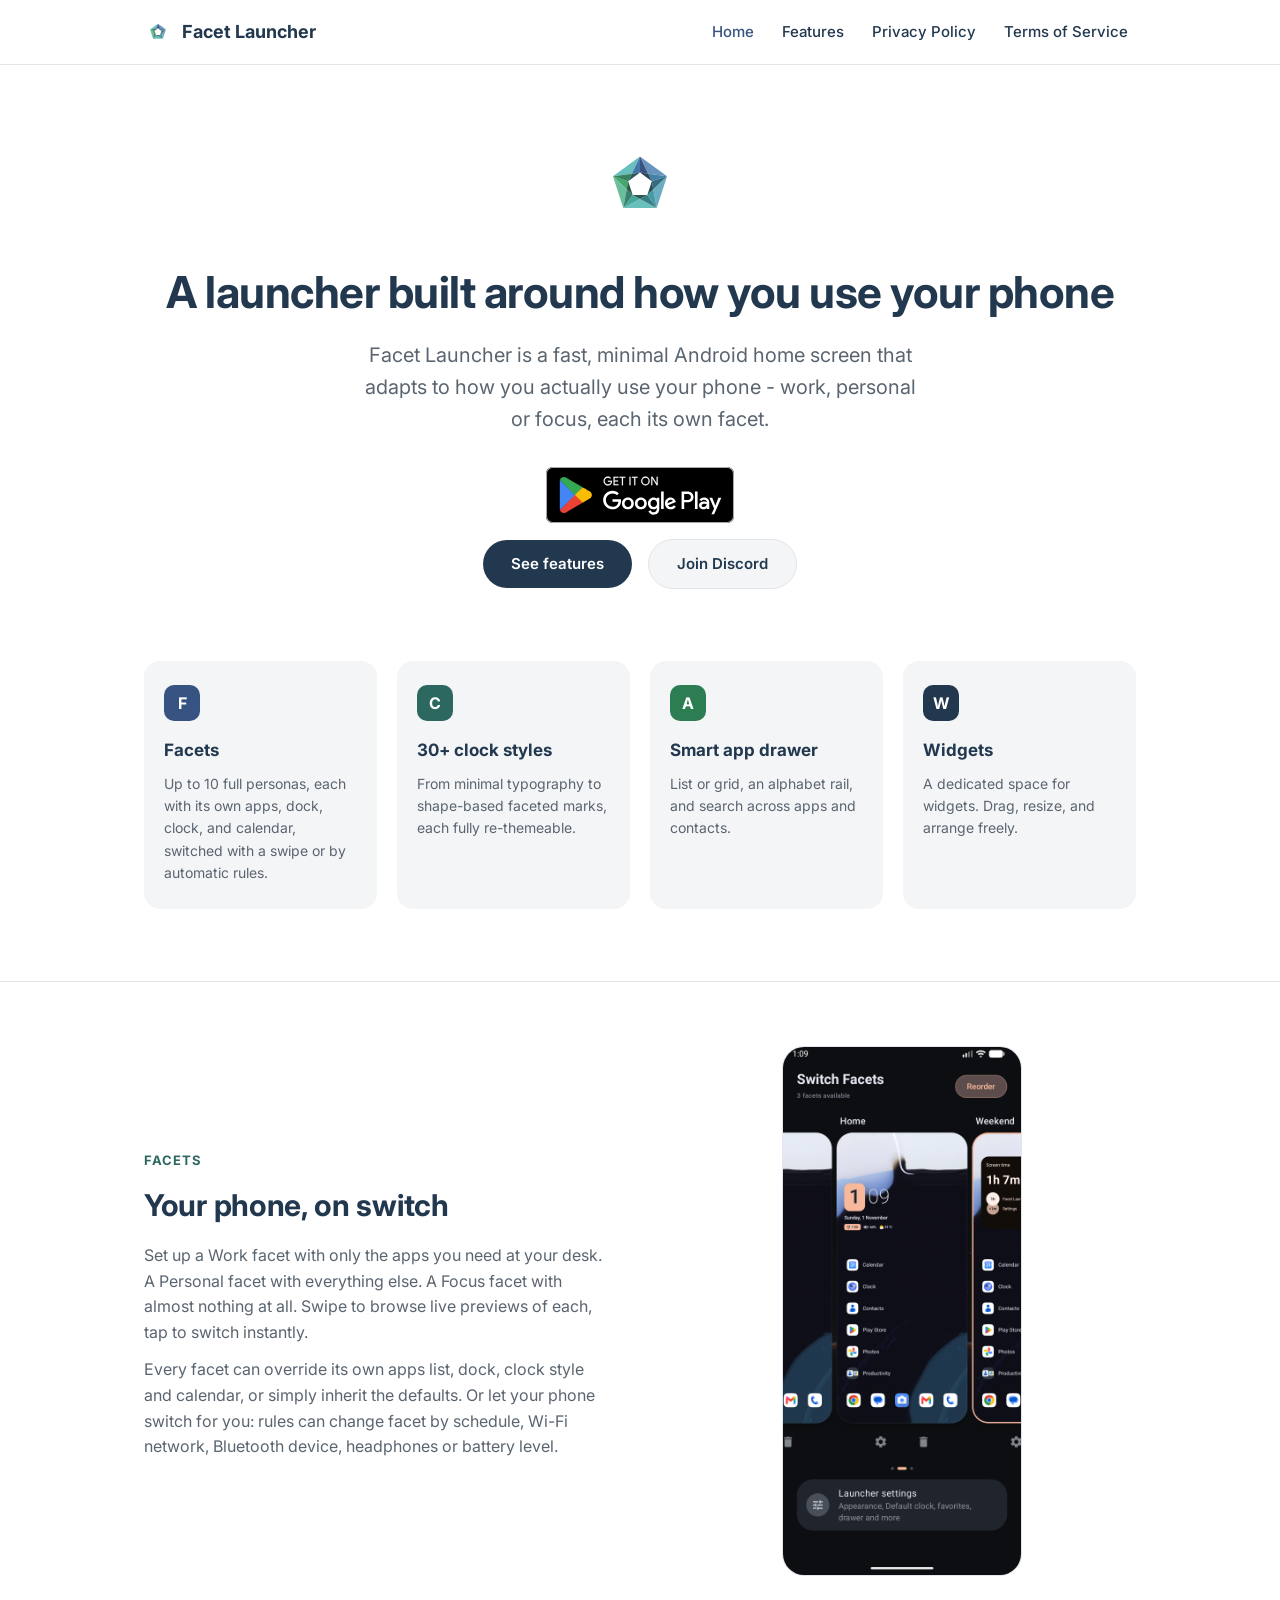
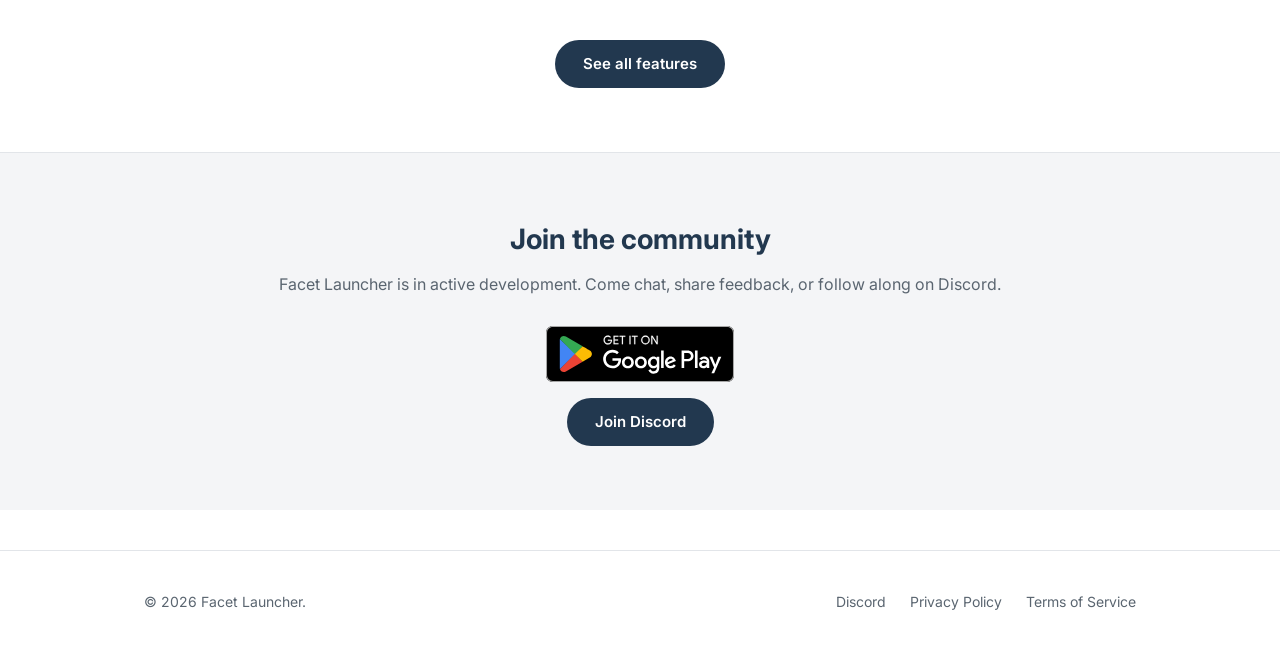
<file: index.html>
<!DOCTYPE html>
<html lang="en">
<head>
<meta charset="UTF-8">
<meta name="viewport" content="width=device-width, initial-scale=1.0">
<title>Facet Launcher</title>
<meta name="description" content="A minimal Android launcher built around how you use your phone. Switch your whole setup in one tap.">
<link rel="preconnect" href="https://fonts.gstatic.com" crossorigin>
<link rel="stylesheet" href="https://fonts.googleapis.com/css2?family=Inter:wght@400;500;600;700&display=swap">
<link rel="stylesheet" href="assets/styles.css">
</head>
<body>
<header class="site-nav">
  <div class="wrap">
    <a class="brand" href="index.html"><svg width="28" height="28" viewBox="0 0 108 108" xmlns="http://www.w3.org/2000/svg"><path d="M54.0,22.0L84.43,44.11L63.26,41.25Z" fill="#6994BF"/><path d="M84.43,44.11L67.31,49.67L63.26,41.25Z" fill="#4482A7"/><path d="M54.0,40.0L54.0,22.0L63.26,41.25Z" fill="#375381"/><path d="M67.31,49.67L54.0,40.0L63.26,41.25Z" fill="#2C4259"/><path d="M84.43,44.11L72.81,79.89L68.98,58.87Z" fill="#69ADBF"/><path d="M72.81,79.89L62.23,65.33L68.98,58.87Z" fill="#449BA7"/><path d="M67.31,49.67L84.43,44.11L68.98,58.87Z" fill="#376A81"/><path d="M62.23,65.33L67.31,49.67L68.98,58.87Z" fill="#2C4F59"/><path d="M72.81,79.89L35.19,79.89L54.0,69.76Z" fill="#69BFBB"/><path d="M35.19,79.89L45.77,65.33L54.0,69.76Z" fill="#44A799"/><path d="M62.23,65.33L72.81,79.89L54.0,69.76Z" fill="#377D81"/><path d="M45.77,65.33L62.23,65.33L54.0,69.76Z" fill="#2C5957"/><path d="M35.19,79.89L23.57,44.11L39.02,58.87Z" fill="#69BF9B"/><path d="M23.57,44.11L40.69,49.67L39.02,58.87Z" fill="#44A76B"/><path d="M45.77,65.33L35.19,79.89L39.02,58.87Z" fill="#378170"/><path d="M40.69,49.67L45.77,65.33L39.02,58.87Z" fill="#2C5946"/><path d="M23.57,44.11L54.0,22.0L44.74,41.25Z" fill="#69BFBF"/><path d="M54.0,22.0L54.0,40.0L44.74,41.25Z" fill="#4475A7"/><path d="M40.69,49.67L23.57,44.11L44.74,41.25Z" fill="#37815C"/><path d="M54.0,40.0L40.69,49.67L44.74,41.25Z" fill="#2C5959"/></svg><span class="brand-text">Facet Launcher</span></a>
    <nav class="links">
      <a href="index.html" class="active"><span class="full-label">Home</span><span class="short-label">Home</span></a>
      <a href="features.html"><span class="full-label">Features</span><span class="short-label">Features</span></a>
      <a href="privacy-policy.html"><span class="full-label">Privacy Policy</span><span class="short-label">Privacy</span></a>
      <a href="terms.html"><span class="full-label">Terms of Service</span><span class="short-label">Terms</span></a>
    </nav>
  </div>
</header>
<section class="hero">
  <div class="wrap">
    <div class="mark" style="margin:0 auto 24px"><svg width="96" height="96" viewBox="0 0 108 108" xmlns="http://www.w3.org/2000/svg"><path d="M54.0,22.0L84.43,44.11L63.26,41.25Z" fill="#6994BF"/><path d="M84.43,44.11L67.31,49.67L63.26,41.25Z" fill="#4482A7"/><path d="M54.0,40.0L54.0,22.0L63.26,41.25Z" fill="#375381"/><path d="M67.31,49.67L54.0,40.0L63.26,41.25Z" fill="#2C4259"/><path d="M84.43,44.11L72.81,79.89L68.98,58.87Z" fill="#69ADBF"/><path d="M72.81,79.89L62.23,65.33L68.98,58.87Z" fill="#449BA7"/><path d="M67.31,49.67L84.43,44.11L68.98,58.87Z" fill="#376A81"/><path d="M62.23,65.33L67.31,49.67L68.98,58.87Z" fill="#2C4F59"/><path d="M72.81,79.89L35.19,79.89L54.0,69.76Z" fill="#69BFBB"/><path d="M35.19,79.89L45.77,65.33L54.0,69.76Z" fill="#44A799"/><path d="M62.23,65.33L72.81,79.89L54.0,69.76Z" fill="#377D81"/><path d="M45.77,65.33L62.23,65.33L54.0,69.76Z" fill="#2C5957"/><path d="M35.19,79.89L23.57,44.11L39.02,58.87Z" fill="#69BF9B"/><path d="M23.57,44.11L40.69,49.67L39.02,58.87Z" fill="#44A76B"/><path d="M45.77,65.33L35.19,79.89L39.02,58.87Z" fill="#378170"/><path d="M40.69,49.67L45.77,65.33L39.02,58.87Z" fill="#2C5946"/><path d="M23.57,44.11L54.0,22.0L44.74,41.25Z" fill="#69BFBF"/><path d="M54.0,22.0L54.0,40.0L44.74,41.25Z" fill="#4475A7"/><path d="M40.69,49.67L23.57,44.11L44.74,41.25Z" fill="#37815C"/><path d="M54.0,40.0L40.69,49.67L44.74,41.25Z" fill="#2C5959"/></svg></div>
    <h1>A launcher built around how you use your phone</h1>
    <p class="tagline">Facet Launcher is a fast, minimal Android home screen that adapts to how you actually use your phone - work, personal or focus, each its own facet.</p>
    <div class="play-row"><a class="play-badge" href="https://play.google.com/store/apps/details?id=com.facetlauncher.app"><img src="assets/google-play-badge.svg" alt="Get it on Google Play"></a></div>
    <div class="cta-row">
      <a class="btn btn-primary" href="features.html">See features</a>
      <a class="btn btn-secondary" href="https://discord.gg/BRjwWZ23E">Join Discord</a>
    </div>
  </div>
</section>
<section class="wrap">
  <div class="highlights">
    <div class="highlight-card">
      <div class="dot" style="background:#375381">F</div>
      <h3>Facets</h3>
      <p>Up to 10 full personas, each with its own apps, dock, clock, and calendar, switched with a swipe or by automatic rules.</p>
    </div>
    <div class="highlight-card">
      <div class="dot" style="background:#2C6860">C</div>
      <h3>30+ clock styles</h3>
      <p>From minimal typography to shape-based faceted marks, each fully re-themeable.</p>
    </div>
    <div class="highlight-card">
      <div class="dot" style="background:#2C7D52">A</div>
      <h3>Smart app drawer</h3>
      <p>List or grid, an alphabet rail, and search across apps and contacts.</p>
    </div>
    <div class="highlight-card">
      <div class="dot" style="background:#22384F">W</div>
      <h3>Widgets</h3>
      <p>A dedicated space for widgets. Drag, resize, and arrange freely.</p>
    </div>
  </div>
</section>
<section class="feature-section">
  <div class="wrap inner">
    <div class="feature-text">
      <span class="eyebrow">Facets</span>
      <h2>Your phone, on switch</h2>
      <p>Set up a Work facet with only the apps you need at your desk. A Personal facet with everything else. A Focus facet with almost nothing at all. Swipe to browse live previews of each, tap to switch instantly.</p>
      <p>Every facet can override its own apps list, dock, clock style and calendar, or simply inherit the defaults. Or let your phone switch for you: rules can change facet by schedule, Wi-Fi network, Bluetooth device, headphones or battery level.</p>
    </div>
    <div class="shots single">
      <div class="shot-frame"><img src="assets/screenshots/facets.png" alt="Facet Launcher's facet switcher showing two facets side by side"></div>
    </div>
  </div>
</section>
<section class="see-more">
  <div class="wrap">
    <a class="btn btn-primary" href="features.html">See all features</a>
  </div>
</section><section class="closing-cta">
  <div class="wrap">
    <h2>Join the community</h2>
    <p>Facet Launcher is in active development. Come chat, share feedback, or follow along on Discord.</p>
    <div class="play-row"><a class="play-badge" href="https://play.google.com/store/apps/details?id=com.facetlauncher.app"><img src="assets/google-play-badge.svg" alt="Get it on Google Play"></a></div>
    <div class="cta-row">
      <a class="btn btn-primary" href="https://discord.gg/BRjwWZ23E">Join Discord</a>
    </div>
  </div>
</section>
<footer class="site-footer">
  <div class="wrap">
    <span>&copy; 2026 Facet Launcher.</span>
    <div>
      <a href="https://discord.gg/BRjwWZ23E">Discord</a>
      <a href="privacy-policy.html">Privacy Policy</a>
      <a href="terms.html">Terms of Service</a>
    </div>
  </div>
</footer>
</body>
</html>
</file>
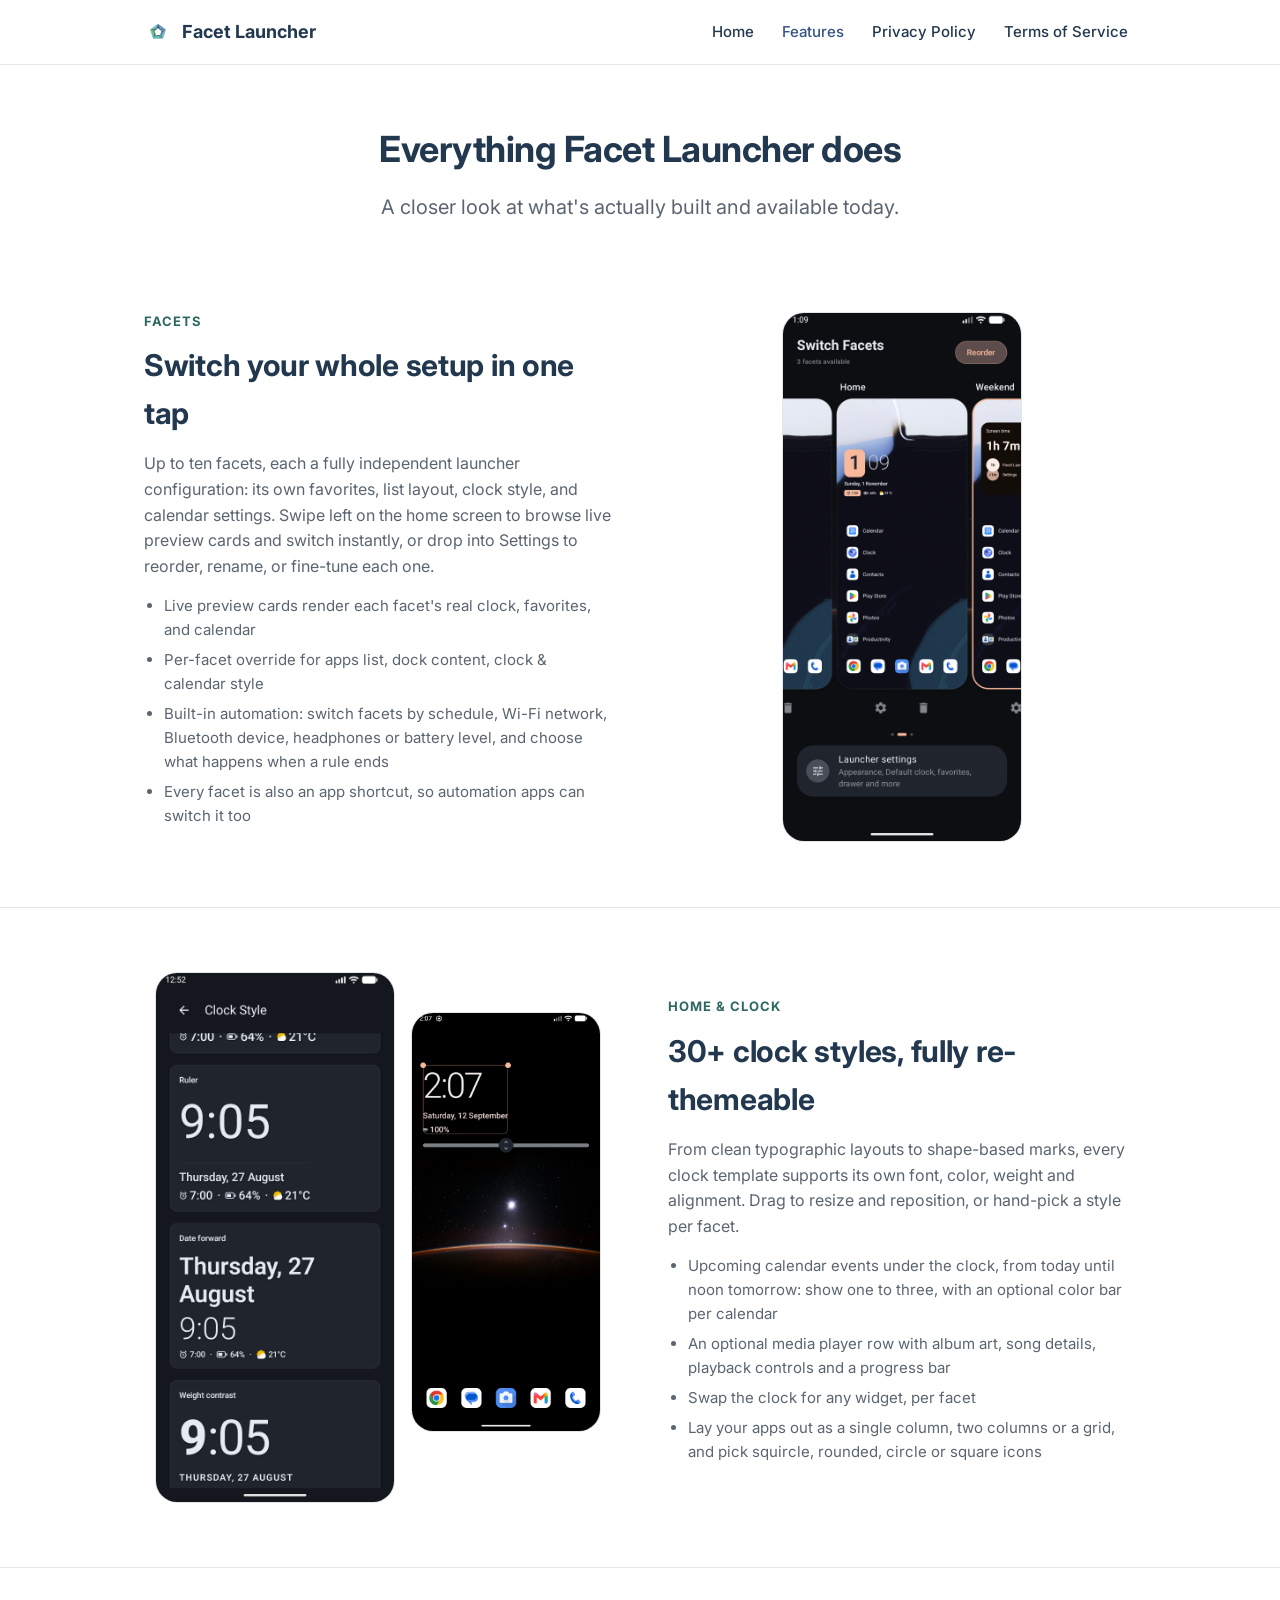
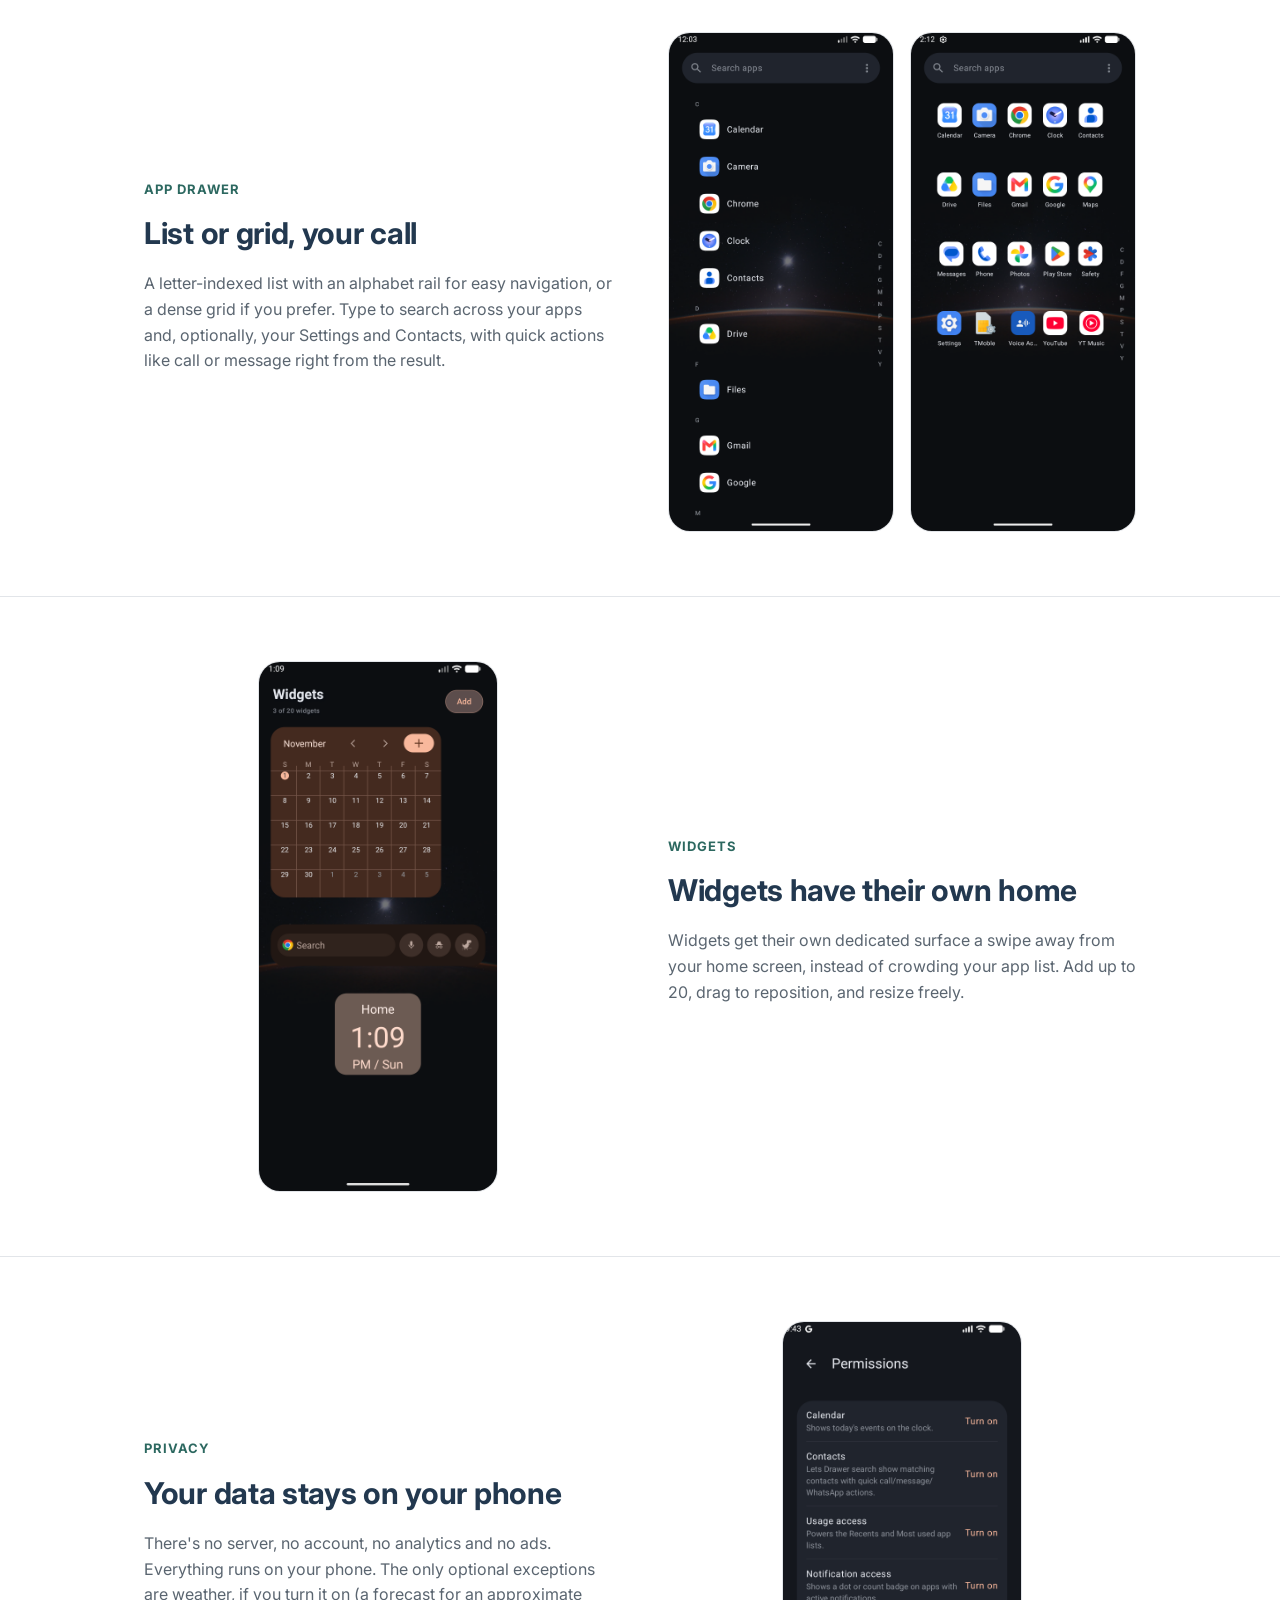
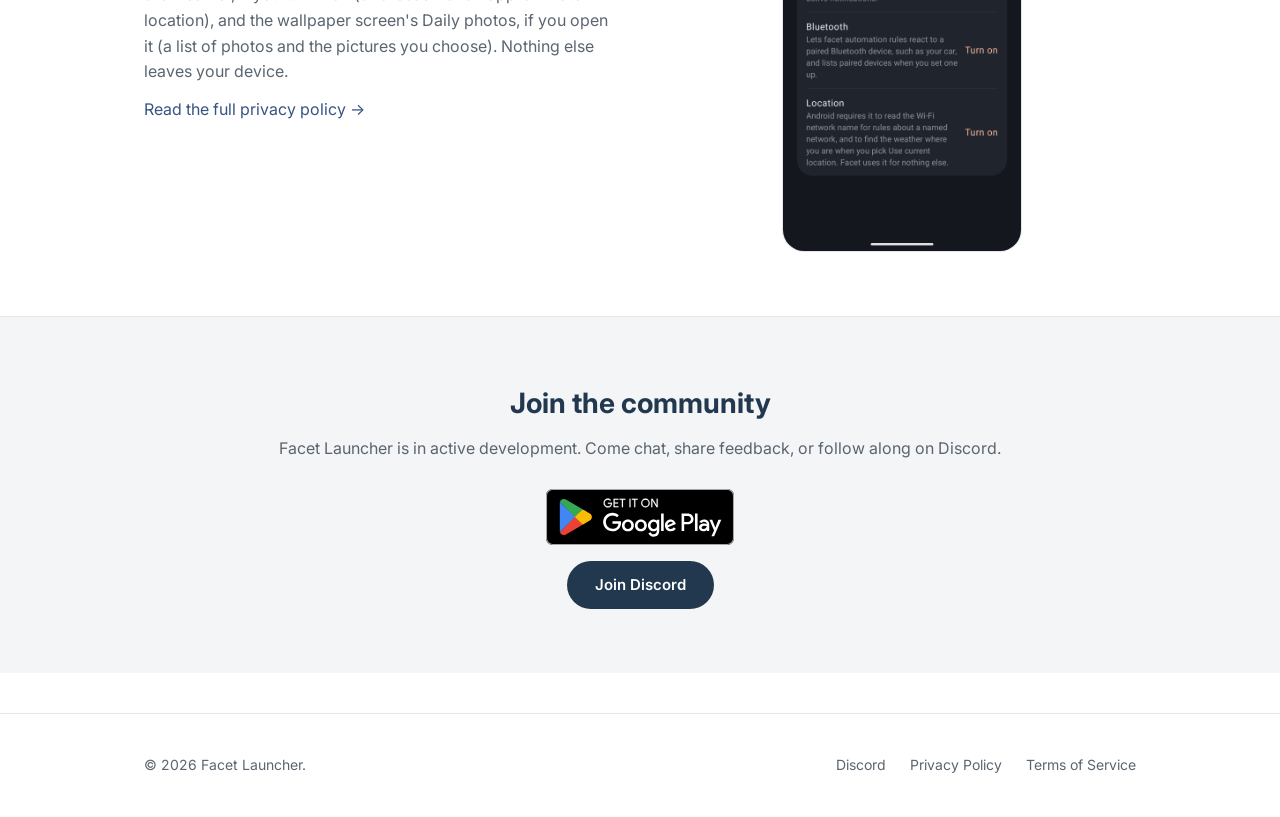
<file: features.html>
<!DOCTYPE html>
<html lang="en">
<head>
<meta charset="UTF-8">
<meta name="viewport" content="width=device-width, initial-scale=1.0">
<title>Features — Facet Launcher</title>
<meta name="description" content="Facets, 30+ clock styles, a smart app drawer, and a dedicated widgets screen.">
<link rel="preconnect" href="https://fonts.gstatic.com" crossorigin>
<link rel="stylesheet" href="https://fonts.googleapis.com/css2?family=Inter:wght@400;500;600;700&display=swap">
<link rel="stylesheet" href="assets/styles.css">
</head>
<body>
<header class="site-nav">
  <div class="wrap">
    <a class="brand" href="index.html"><svg width="28" height="28" viewBox="0 0 108 108" xmlns="http://www.w3.org/2000/svg"><path d="M54.0,22.0L84.43,44.11L63.26,41.25Z" fill="#6994BF"/><path d="M84.43,44.11L67.31,49.67L63.26,41.25Z" fill="#4482A7"/><path d="M54.0,40.0L54.0,22.0L63.26,41.25Z" fill="#375381"/><path d="M67.31,49.67L54.0,40.0L63.26,41.25Z" fill="#2C4259"/><path d="M84.43,44.11L72.81,79.89L68.98,58.87Z" fill="#69ADBF"/><path d="M72.81,79.89L62.23,65.33L68.98,58.87Z" fill="#449BA7"/><path d="M67.31,49.67L84.43,44.11L68.98,58.87Z" fill="#376A81"/><path d="M62.23,65.33L67.31,49.67L68.98,58.87Z" fill="#2C4F59"/><path d="M72.81,79.89L35.19,79.89L54.0,69.76Z" fill="#69BFBB"/><path d="M35.19,79.89L45.77,65.33L54.0,69.76Z" fill="#44A799"/><path d="M62.23,65.33L72.81,79.89L54.0,69.76Z" fill="#377D81"/><path d="M45.77,65.33L62.23,65.33L54.0,69.76Z" fill="#2C5957"/><path d="M35.19,79.89L23.57,44.11L39.02,58.87Z" fill="#69BF9B"/><path d="M23.57,44.11L40.69,49.67L39.02,58.87Z" fill="#44A76B"/><path d="M45.77,65.33L35.19,79.89L39.02,58.87Z" fill="#378170"/><path d="M40.69,49.67L45.77,65.33L39.02,58.87Z" fill="#2C5946"/><path d="M23.57,44.11L54.0,22.0L44.74,41.25Z" fill="#69BFBF"/><path d="M54.0,22.0L54.0,40.0L44.74,41.25Z" fill="#4475A7"/><path d="M40.69,49.67L23.57,44.11L44.74,41.25Z" fill="#37815C"/><path d="M54.0,40.0L40.69,49.67L44.74,41.25Z" fill="#2C5959"/></svg><span class="brand-text">Facet Launcher</span></a>
    <nav class="links">
      <a href="index.html"><span class="full-label">Home</span><span class="short-label">Home</span></a>
      <a href="features.html" class="active"><span class="full-label">Features</span><span class="short-label">Features</span></a>
      <a href="privacy-policy.html"><span class="full-label">Privacy Policy</span><span class="short-label">Privacy</span></a>
      <a href="terms.html"><span class="full-label">Terms of Service</span><span class="short-label">Terms</span></a>
    </nav>
  </div>
</header>
<section class="hero" style="padding:56px 24px 24px">
  <div class="wrap">
    <h1 style="font-size:36px">Everything Facet Launcher does</h1>
    <p class="tagline" style="margin-bottom:0">A closer look at what's actually built and available today.</p>
  </div>
</section>

<section class="feature-section" id="facets" style="border-top:none">
  <div class="wrap inner">
    <div class="feature-text">
      <span class="eyebrow">Facets</span>
      <h2>Switch your whole setup in one tap</h2>
      <p>Up to ten facets, each a fully independent launcher configuration: its own favorites, list layout, clock style, and calendar settings. Swipe left on the home screen to browse live preview cards and switch instantly, or drop into Settings to reorder, rename, or fine-tune each one.</p>
      <ul>
        <li>Live preview cards render each facet's real clock, favorites, and calendar</li>
        <li>Per-facet override for apps list, dock content, clock &amp; calendar style</li>
        <li>Built-in automation: switch facets by schedule, Wi-Fi network, Bluetooth device, headphones or battery level, and choose what happens when a rule ends</li>
        <li>Every facet is also an app shortcut, so automation apps can switch it too</li>
      </ul>
    </div>
    <div class="shots single">
      <div class="shot-frame"><img src="assets/screenshots/facets.png" alt="Two facet preview cards side by side in the facet switcher"></div>
    </div>
  </div>
</section>

<section class="feature-section reverse" id="clock">
  <div class="wrap inner">
    <div class="feature-text">
      <span class="eyebrow">Home &amp; clock</span>
      <h2>30+ clock styles, fully re-themeable</h2>
      <p>From clean typographic layouts to shape-based marks, every clock template supports its own font, color, weight and alignment. Drag to resize and reposition, or hand-pick a style per facet.</p>
      <ul>
        <li>Upcoming calendar events under the clock, from today until noon tomorrow: show one to three, with an optional color bar per calendar</li>
        <li>An optional media player row with album art, song details, playback controls and a progress bar</li>
        <li>Swap the clock for any widget, per facet</li>
        <li>Lay your apps out as a single column, two columns or a grid, and pick squircle, rounded, circle or square icons</li>
      </ul>
    </div>
    <div class="shots">
      <div class="shot-frame"><img src="assets/screenshots/clock-gallery-2.png" alt="Clock style gallery showing Chip, Duotone Overlap, and Corner Frame templates"></div>
      <div class="shot-frame small"><img src="assets/screenshots/clock-resize.png" alt="Dragging to resize and reposition the clock on the home screen"></div>
    </div>
  </div>
</section>

<section class="feature-section" id="drawer">
  <div class="wrap inner">
    <div class="feature-text">
      <span class="eyebrow">App drawer</span>
      <h2>List or grid, your call</h2>
      <p>A letter-indexed list with an alphabet rail for easy navigation, or a dense grid if you prefer. Type to search across your apps and, optionally, your Settings and Contacts, with quick actions like call or message right from the result.</p>
    </div>
    <div class="shots">
      <div class="shot-frame"><img src="assets/screenshots/drawer-list.png" alt="App drawer in list view with the alphabet rail"></div>
      <div class="shot-frame"><img src="assets/screenshots/drawer-grid.png" alt="App drawer in grid view"></div>
    </div>
  </div>
</section>

<section class="feature-section reverse" id="widgets">
  <div class="wrap inner">
    <div class="feature-text">
      <span class="eyebrow">Widgets</span>
      <h2>Widgets have their own home</h2>
      <p>Widgets get their own dedicated surface a swipe away from your home screen, instead of crowding your app list. Add up to 20, drag to reposition, and resize freely.</p>
    </div>
    <div class="shots single">
      <div class="shot-frame"><img src="assets/screenshots/widgets.png" alt="The Widgets screen showing a calendar and music player widget"></div>
    </div>
  </div>
</section>

<section class="feature-section" id="privacy">
  <div class="wrap inner">
    <div class="feature-text">
      <span class="eyebrow">Privacy</span>
      <h2>Your data stays on your phone</h2>
      <p>There's no server, no account, no analytics and no ads. Everything runs on your phone. The only optional exceptions are weather, if you turn it on (a forecast for an approximate location), and the wallpaper screen's Daily photos, if you open it (a list of photos and the pictures you choose). Nothing else leaves your device.</p>
      <p><a href="privacy-policy.html">Read the full privacy policy &rarr;</a></p>
    </div>
    <div class="shots single">
      <div class="shot-frame"><img src="assets/screenshots/permissions.png" alt="Permissions screen listing what each optional permission is used for"></div>
    </div>
  </div>
</section><section class="closing-cta">
  <div class="wrap">
    <h2>Join the community</h2>
    <p>Facet Launcher is in active development. Come chat, share feedback, or follow along on Discord.</p>
    <div class="play-row"><a class="play-badge" href="https://play.google.com/store/apps/details?id=com.facetlauncher.app"><img src="assets/google-play-badge.svg" alt="Get it on Google Play"></a></div>
    <div class="cta-row">
      <a class="btn btn-primary" href="https://discord.gg/BRjwWZ23E">Join Discord</a>
    </div>
  </div>
</section>
<footer class="site-footer">
  <div class="wrap">
    <span>&copy; 2026 Facet Launcher.</span>
    <div>
      <a href="https://discord.gg/BRjwWZ23E">Discord</a>
      <a href="privacy-policy.html">Privacy Policy</a>
      <a href="terms.html">Terms of Service</a>
    </div>
  </div>
</footer>
</body>
</html>
</file>
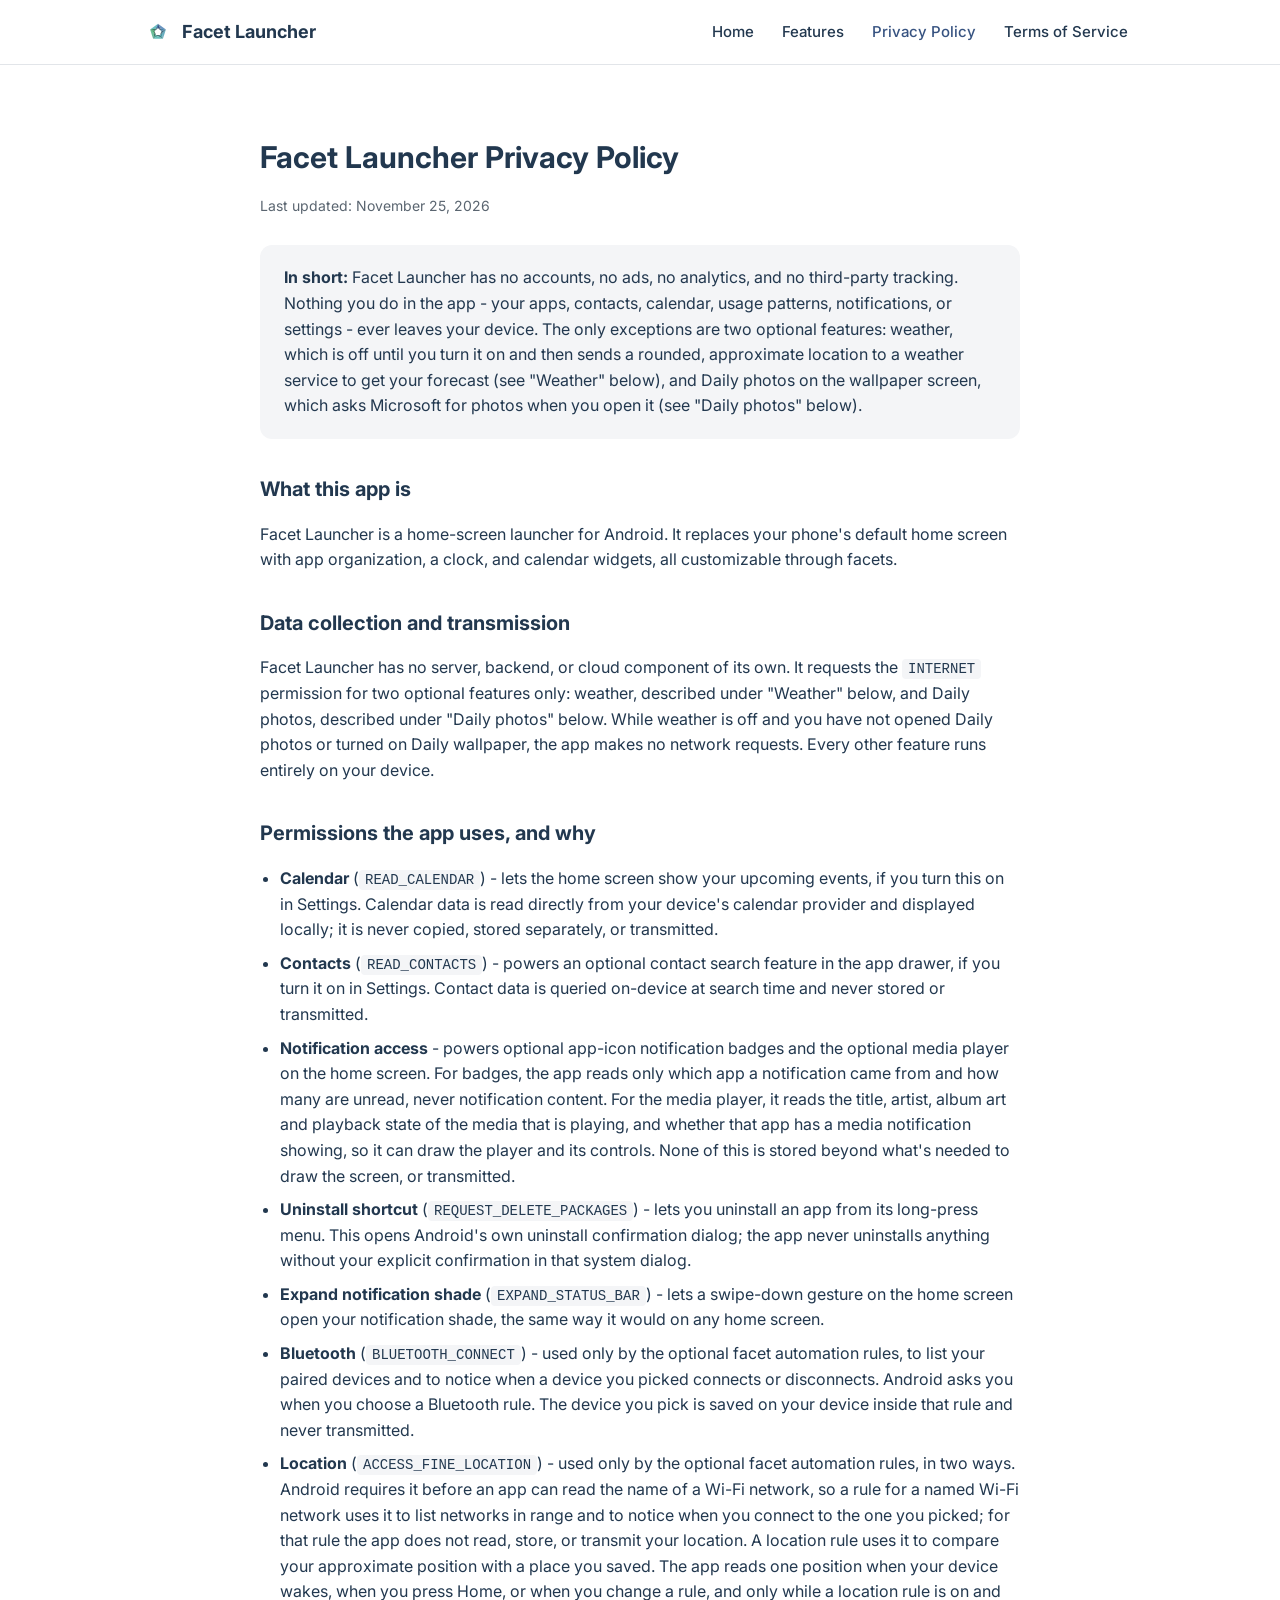
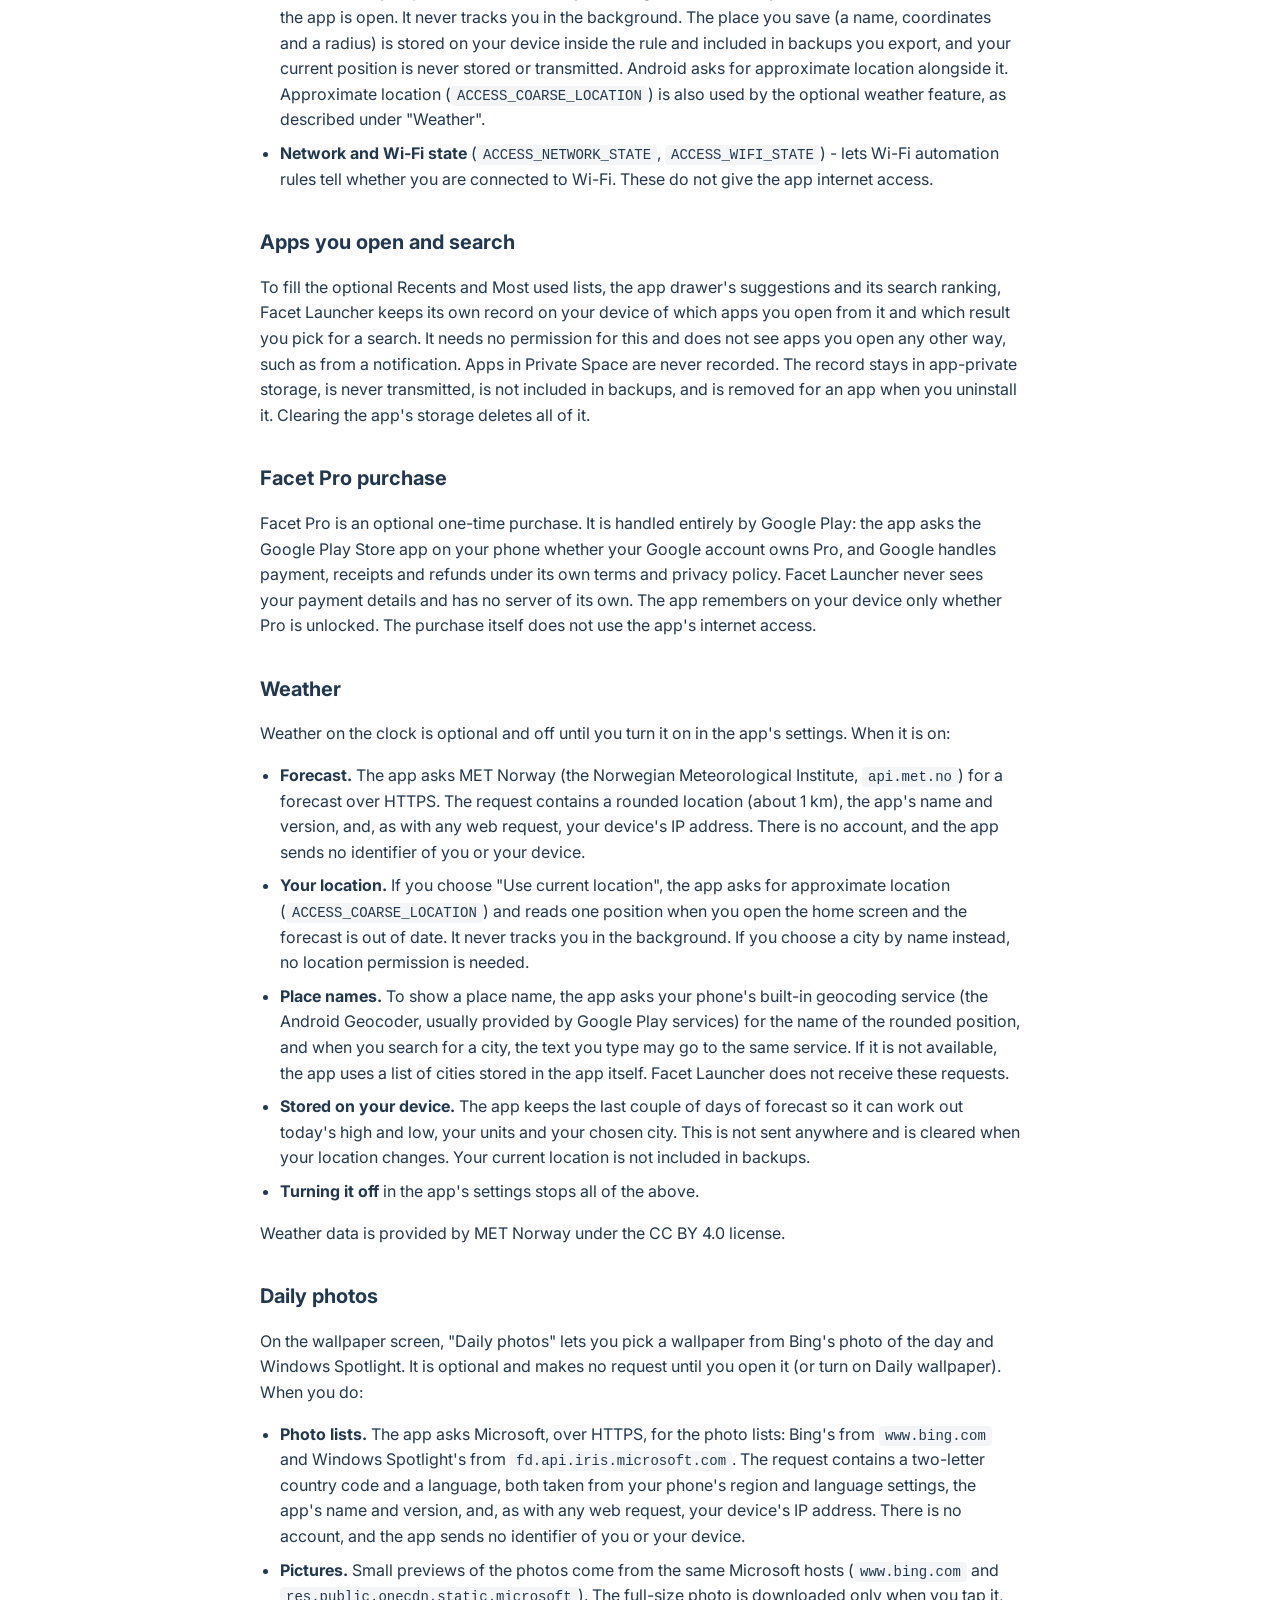
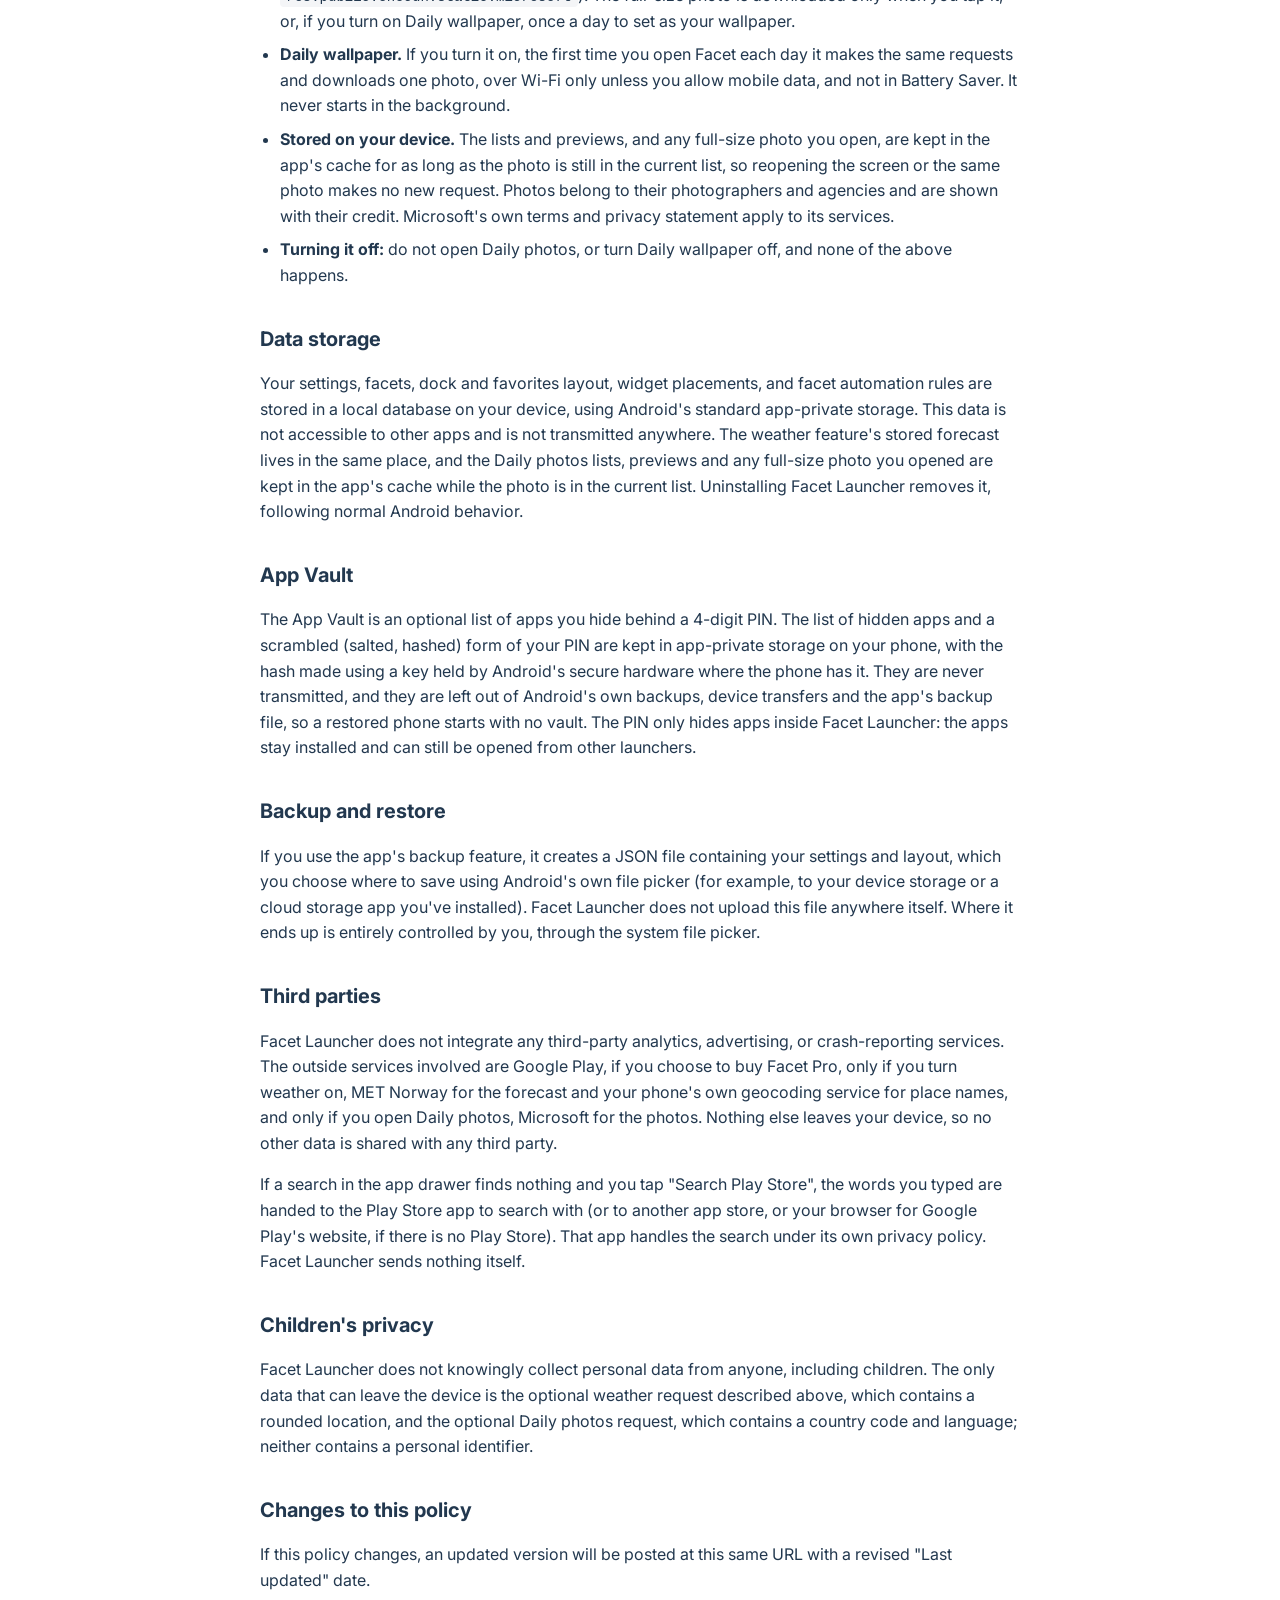
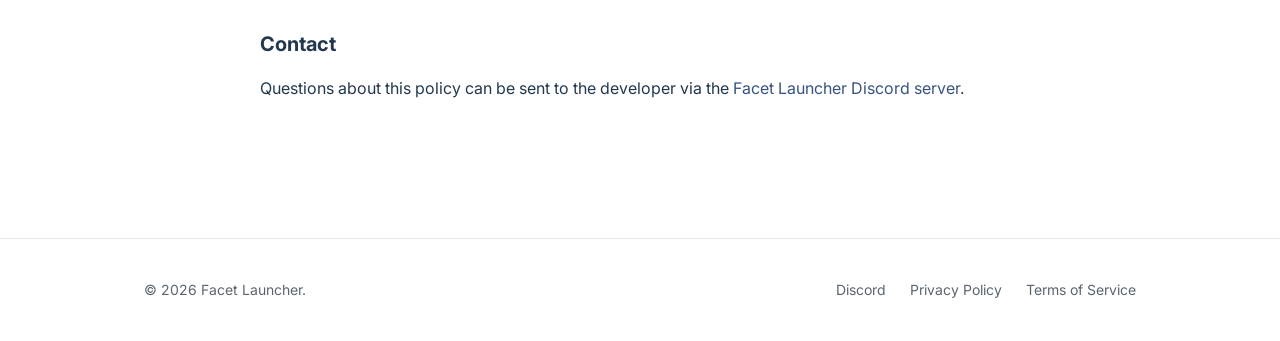
<file: privacy-policy.html>
<!DOCTYPE html>
<html lang="en">
<head>
<meta charset="UTF-8">
<meta name="viewport" content="width=device-width, initial-scale=1.0">
<title>Privacy Policy — Facet Launcher</title>
<meta name="description" content="Facet Launcher has no accounts, ads or analytics and keeps your data on your device. Read the full privacy policy.">
<link rel="preconnect" href="https://fonts.gstatic.com" crossorigin>
<link rel="stylesheet" href="https://fonts.googleapis.com/css2?family=Inter:wght@400;500;600;700&display=swap">
<link rel="stylesheet" href="assets/styles.css">
</head>
<body>
<header class="site-nav">
  <div class="wrap">
    <a class="brand" href="index.html"><svg width="28" height="28" viewBox="0 0 108 108" xmlns="http://www.w3.org/2000/svg"><path d="M54.0,22.0L84.43,44.11L63.26,41.25Z" fill="#6994BF"/><path d="M84.43,44.11L67.31,49.67L63.26,41.25Z" fill="#4482A7"/><path d="M54.0,40.0L54.0,22.0L63.26,41.25Z" fill="#375381"/><path d="M67.31,49.67L54.0,40.0L63.26,41.25Z" fill="#2C4259"/><path d="M84.43,44.11L72.81,79.89L68.98,58.87Z" fill="#69ADBF"/><path d="M72.81,79.89L62.23,65.33L68.98,58.87Z" fill="#449BA7"/><path d="M67.31,49.67L84.43,44.11L68.98,58.87Z" fill="#376A81"/><path d="M62.23,65.33L67.31,49.67L68.98,58.87Z" fill="#2C4F59"/><path d="M72.81,79.89L35.19,79.89L54.0,69.76Z" fill="#69BFBB"/><path d="M35.19,79.89L45.77,65.33L54.0,69.76Z" fill="#44A799"/><path d="M62.23,65.33L72.81,79.89L54.0,69.76Z" fill="#377D81"/><path d="M45.77,65.33L62.23,65.33L54.0,69.76Z" fill="#2C5957"/><path d="M35.19,79.89L23.57,44.11L39.02,58.87Z" fill="#69BF9B"/><path d="M23.57,44.11L40.69,49.67L39.02,58.87Z" fill="#44A76B"/><path d="M45.77,65.33L35.19,79.89L39.02,58.87Z" fill="#378170"/><path d="M40.69,49.67L45.77,65.33L39.02,58.87Z" fill="#2C5946"/><path d="M23.57,44.11L54.0,22.0L44.74,41.25Z" fill="#69BFBF"/><path d="M54.0,22.0L54.0,40.0L44.74,41.25Z" fill="#4475A7"/><path d="M40.69,49.67L23.57,44.11L44.74,41.25Z" fill="#37815C"/><path d="M54.0,40.0L40.69,49.67L44.74,41.25Z" fill="#2C5959"/></svg><span class="brand-text">Facet Launcher</span></a>
    <nav class="links">
      <a href="index.html"><span class="full-label">Home</span><span class="short-label">Home</span></a>
      <a href="features.html"><span class="full-label">Features</span><span class="short-label">Features</span></a>
      <a href="privacy-policy.html" class="active"><span class="full-label">Privacy Policy</span><span class="short-label">Privacy</span></a>
      <a href="terms.html"><span class="full-label">Terms of Service</span><span class="short-label">Terms</span></a>
    </nav>
  </div>
</header>
<main class="wrap policy policy-main">
  <h1>Facet Launcher Privacy Policy</h1>
  <p class="updated">Last updated: November 25, 2026</p>

  <div class="summary">
    <strong>In short:</strong> Facet Launcher has no accounts, no ads, no analytics, and no third-party tracking. Nothing you do in the app - your apps, contacts, calendar, usage patterns, notifications, or settings - ever leaves your device. The only exceptions are two optional features: weather, which is off until you turn it on and then sends a rounded, approximate location to a weather service to get your forecast (see "Weather" below), and Daily photos on the wallpaper screen, which asks Microsoft for photos when you open it (see "Daily photos" below).
  </div>

  <h2>What this app is</h2>
  <p>Facet Launcher is a home-screen launcher for Android. It replaces your phone's default home screen with app organization, a clock, and calendar widgets, all customizable through facets.</p>

  <h2>Data collection and transmission</h2>
  <p>Facet Launcher has no server, backend, or cloud component of its own. It requests the <code>INTERNET</code> permission for two optional features only: weather, described under "Weather" below, and Daily photos, described under "Daily photos" below. While weather is off and you have not opened Daily photos or turned on Daily wallpaper, the app makes no network requests. Every other feature runs entirely on your device.</p>

  <h2>Permissions the app uses, and why</h2>
  <ul>
    <li><strong>Calendar</strong> (<code>READ_CALENDAR</code>) - lets the home screen show your upcoming events, if you turn this on in Settings. Calendar data is read directly from your device's calendar provider and displayed locally; it is never copied, stored separately, or transmitted.</li>
    <li><strong>Contacts</strong> (<code>READ_CONTACTS</code>) - powers an optional contact search feature in the app drawer, if you turn it on in Settings. Contact data is queried on-device at search time and never stored or transmitted.</li>
    <li><strong>Notification access</strong> - powers optional app-icon notification badges and the optional media player on the home screen. For badges, the app reads only which app a notification came from and how many are unread, never notification content. For the media player, it reads the title, artist, album art and playback state of the media that is playing, and whether that app has a media notification showing, so it can draw the player and its controls. None of this is stored beyond what's needed to draw the screen, or transmitted.</li>
    <li><strong>Uninstall shortcut</strong> (<code>REQUEST_DELETE_PACKAGES</code>) - lets you uninstall an app from its long-press menu. This opens Android's own uninstall confirmation dialog; the app never uninstalls anything without your explicit confirmation in that system dialog.</li>
    <li><strong>Expand notification shade</strong> (<code>EXPAND_STATUS_BAR</code>) - lets a swipe-down gesture on the home screen open your notification shade, the same way it would on any home screen.</li>
    <li><strong>Bluetooth</strong> (<code>BLUETOOTH_CONNECT</code>) - used only by the optional facet automation rules, to list your paired devices and to notice when a device you picked connects or disconnects. Android asks you when you choose a Bluetooth rule. The device you pick is saved on your device inside that rule and never transmitted.</li>
    <li><strong>Location</strong> (<code>ACCESS_FINE_LOCATION</code>) - used only by the optional facet automation rules, in two ways. Android requires it before an app can read the name of a Wi-Fi network, so a rule for a named Wi-Fi network uses it to list networks in range and to notice when you connect to the one you picked; for that rule the app does not read, store, or transmit your location. A location rule uses it to compare your approximate position with a place you saved. The app reads one position when your device wakes, when you press Home, or when you change a rule, and only while a location rule is on and the app is open. It never tracks you in the background. The place you save (a name, coordinates and a radius) is stored on your device inside the rule and included in backups you export, and your current position is never stored or transmitted. Android asks for approximate location alongside it. Approximate location (<code>ACCESS_COARSE_LOCATION</code>) is also used by the optional weather feature, as described under "Weather".</li>
    <li><strong>Network and Wi-Fi state</strong> (<code>ACCESS_NETWORK_STATE</code>, <code>ACCESS_WIFI_STATE</code>) - lets Wi-Fi automation rules tell whether you are connected to Wi-Fi. These do not give the app internet access.</li>
  </ul>

  <h2>Apps you open and search</h2>
  <p>To fill the optional Recents and Most used lists, the app drawer's suggestions and its search ranking, Facet Launcher keeps its own record on your device of which apps you open from it and which result you pick for a search. It needs no permission for this and does not see apps you open any other way, such as from a notification. Apps in Private Space are never recorded. The record stays in app-private storage, is never transmitted, is not included in backups, and is removed for an app when you uninstall it. Clearing the app's storage deletes all of it.</p>

  <h2>Facet Pro purchase</h2>
  <p>Facet Pro is an optional one-time purchase. It is handled entirely by Google Play: the app asks the Google Play Store app on your phone whether your Google account owns Pro, and Google handles payment, receipts and refunds under its own terms and privacy policy. Facet Launcher never sees your payment details and has no server of its own. The app remembers on your device only whether Pro is unlocked. The purchase itself does not use the app's internet access.</p>

  <h2>Weather</h2>
  <p>Weather on the clock is optional and off until you turn it on in the app's settings. When it is on:</p>
  <ul>
    <li><strong>Forecast.</strong> The app asks MET Norway (the Norwegian Meteorological Institute, <code>api.met.no</code>) for a forecast over HTTPS. The request contains a rounded location (about 1 km), the app's name and version, and, as with any web request, your device's IP address. There is no account, and the app sends no identifier of you or your device.</li>
    <li><strong>Your location.</strong> If you choose "Use current location", the app asks for approximate location (<code>ACCESS_COARSE_LOCATION</code>) and reads one position when you open the home screen and the forecast is out of date. It never tracks you in the background. If you choose a city by name instead, no location permission is needed.</li>
    <li><strong>Place names.</strong> To show a place name, the app asks your phone's built-in geocoding service (the Android Geocoder, usually provided by Google Play services) for the name of the rounded position, and when you search for a city, the text you type may go to the same service. If it is not available, the app uses a list of cities stored in the app itself. Facet Launcher does not receive these requests.</li>
    <li><strong>Stored on your device.</strong> The app keeps the last couple of days of forecast so it can work out today's high and low, your units and your chosen city. This is not sent anywhere and is cleared when your location changes. Your current location is not included in backups.</li>
    <li><strong>Turning it off</strong> in the app's settings stops all of the above.</li>
  </ul>
  <p>Weather data is provided by MET Norway under the CC BY 4.0 license.</p>

  <h2>Daily photos</h2>
  <p>On the wallpaper screen, "Daily photos" lets you pick a wallpaper from Bing's photo of the day and Windows Spotlight. It is optional and makes no request until you open it (or turn on Daily wallpaper). When you do:</p>
  <ul>
    <li><strong>Photo lists.</strong> The app asks Microsoft, over HTTPS, for the photo lists: Bing's from <code>www.bing.com</code> and Windows Spotlight's from <code>fd.api.iris.microsoft.com</code>. The request contains a two-letter country code and a language, both taken from your phone's region and language settings, the app's name and version, and, as with any web request, your device's IP address. There is no account, and the app sends no identifier of you or your device.</li>
    <li><strong>Pictures.</strong> Small previews of the photos come from the same Microsoft hosts (<code>www.bing.com</code> and <code>res.public.onecdn.static.microsoft</code>). The full-size photo is downloaded only when you tap it, or, if you turn on Daily wallpaper, once a day to set as your wallpaper.</li>
    <li><strong>Daily wallpaper.</strong> If you turn it on, the first time you open Facet each day it makes the same requests and downloads one photo, over Wi-Fi only unless you allow mobile data, and not in Battery Saver. It never starts in the background.</li>
    <li><strong>Stored on your device.</strong> The lists and previews, and any full-size photo you open, are kept in the app's cache for as long as the photo is still in the current list, so reopening the screen or the same photo makes no new request. Photos belong to their photographers and agencies and are shown with their credit. Microsoft's own terms and privacy statement apply to its services.</li>
    <li><strong>Turning it off:</strong> do not open Daily photos, or turn Daily wallpaper off, and none of the above happens.</li>
  </ul>

  <h2>Data storage</h2>
  <p>Your settings, facets, dock and favorites layout, widget placements, and facet automation rules are stored in a local database on your device, using Android's standard app-private storage. This data is not accessible to other apps and is not transmitted anywhere. The weather feature's stored forecast lives in the same place, and the Daily photos lists, previews and any full-size photo you opened are kept in the app's cache while the photo is in the current list. Uninstalling Facet Launcher removes it, following normal Android behavior.</p>

  <h2>App Vault</h2>
  <p>The App Vault is an optional list of apps you hide behind a 4-digit PIN. The list of hidden apps and a scrambled (salted, hashed) form of your PIN are kept in app-private storage on your phone, with the hash made using a key held by Android's secure hardware where the phone has it. They are never transmitted, and they are left out of Android's own backups, device transfers and the app's backup file, so a restored phone starts with no vault. The PIN only hides apps inside Facet Launcher: the apps stay installed and can still be opened from other launchers.</p>

  <h2>Backup and restore</h2>
  <p>If you use the app's backup feature, it creates a JSON file containing your settings and layout, which you choose where to save using Android's own file picker (for example, to your device storage or a cloud storage app you've installed). Facet Launcher does not upload this file anywhere itself. Where it ends up is entirely controlled by you, through the system file picker.</p>

  <h2>Third parties</h2>
  <p>Facet Launcher does not integrate any third-party analytics, advertising, or crash-reporting services. The outside services involved are Google Play, if you choose to buy Facet Pro, only if you turn weather on, MET Norway for the forecast and your phone's own geocoding service for place names, and only if you open Daily photos, Microsoft for the photos. Nothing else leaves your device, so no other data is shared with any third party.</p>
  <p>If a search in the app drawer finds nothing and you tap "Search Play Store", the words you typed are handed to the Play Store app to search with (or to another app store, or your browser for Google Play's website, if there is no Play Store). That app handles the search under its own privacy policy. Facet Launcher sends nothing itself.</p>

  <h2>Children's privacy</h2>
  <p>Facet Launcher does not knowingly collect personal data from anyone, including children. The only data that can leave the device is the optional weather request described above, which contains a rounded location, and the optional Daily photos request, which contains a country code and language; neither contains a personal identifier.</p>

  <h2>Changes to this policy</h2>
  <p>If this policy changes, an updated version will be posted at this same URL with a revised "Last updated" date.</p>

  <h2>Contact</h2>
  <p>Questions about this policy can be sent to the developer via the <a href="https://discord.gg/BRjwWZ23E">Facet Launcher Discord server</a>.</p>
</main>
<footer class="site-footer">
  <div class="wrap">
    <span>&copy; 2026 Facet Launcher.</span>
    <div>
      <a href="https://discord.gg/BRjwWZ23E">Discord</a>
      <a href="privacy-policy.html">Privacy Policy</a>
      <a href="terms.html">Terms of Service</a>
    </div>
  </div>
</footer>
</body>
</html>
</file>
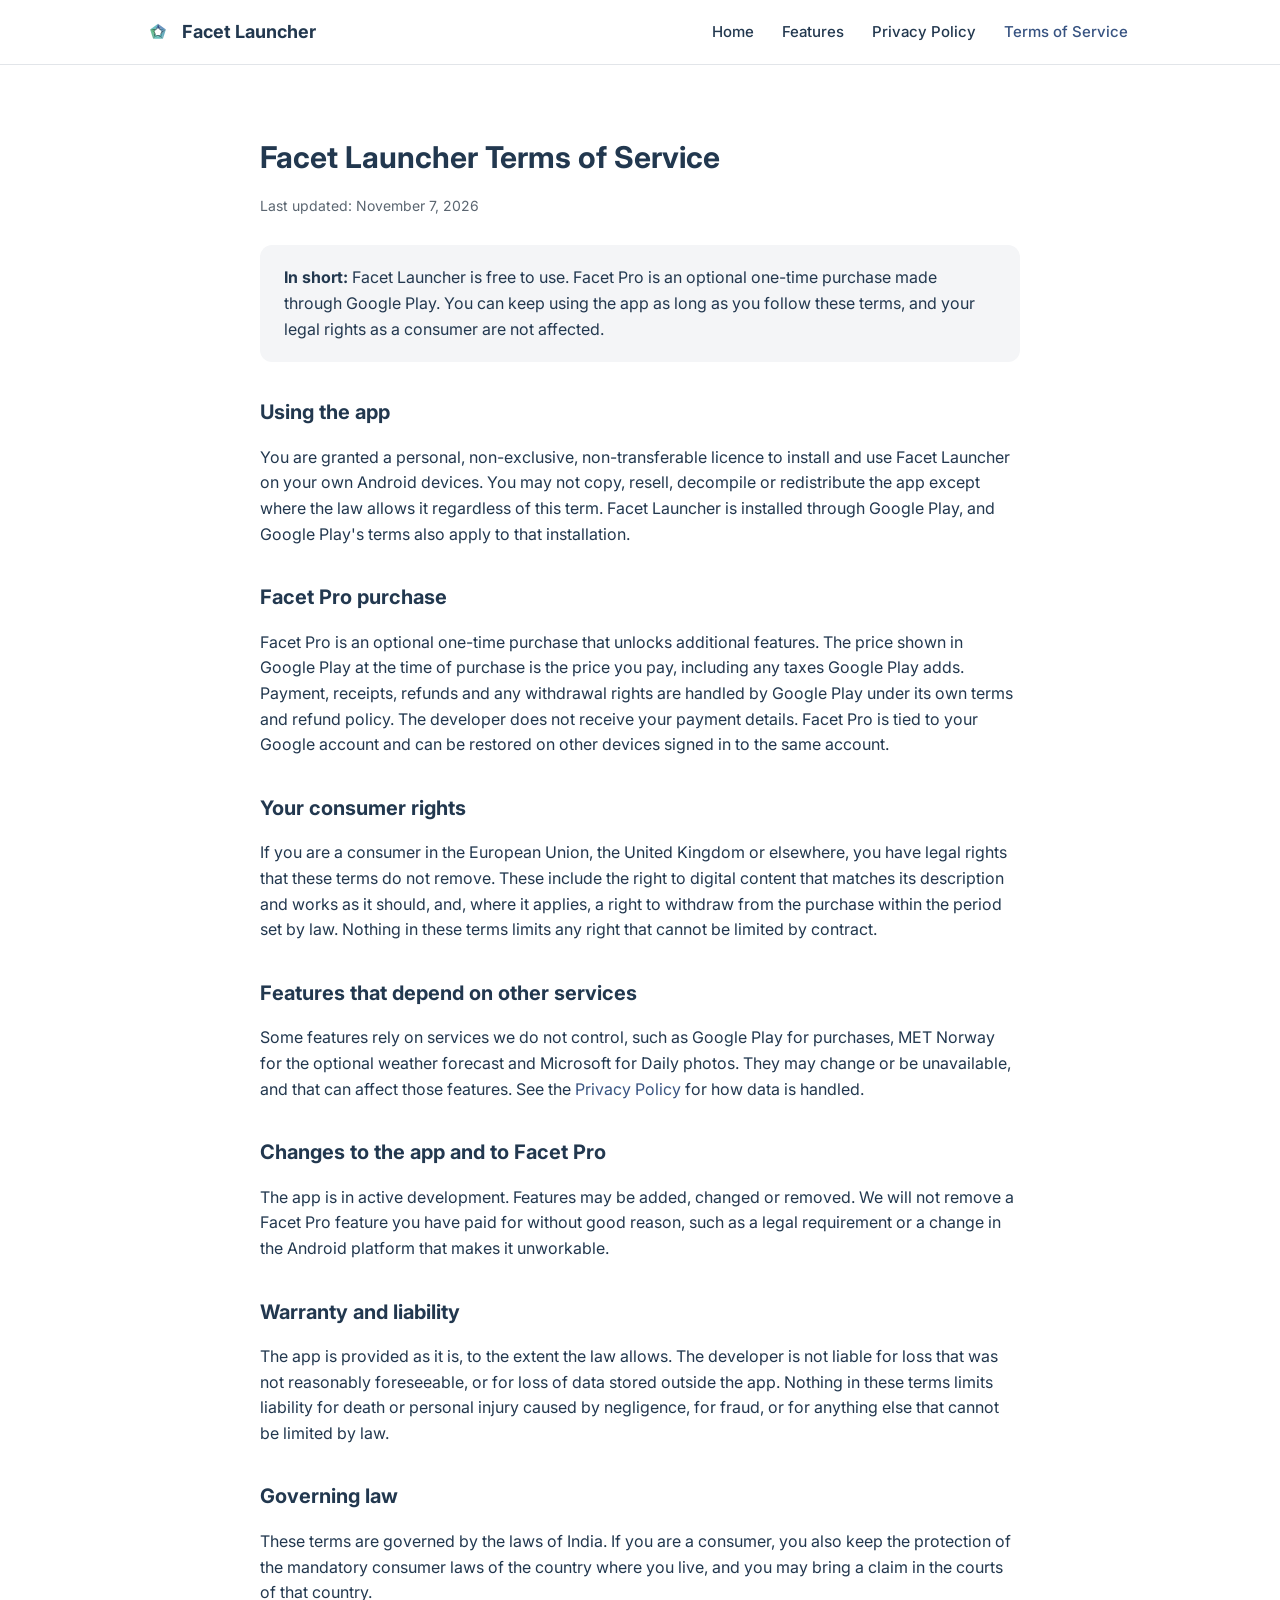
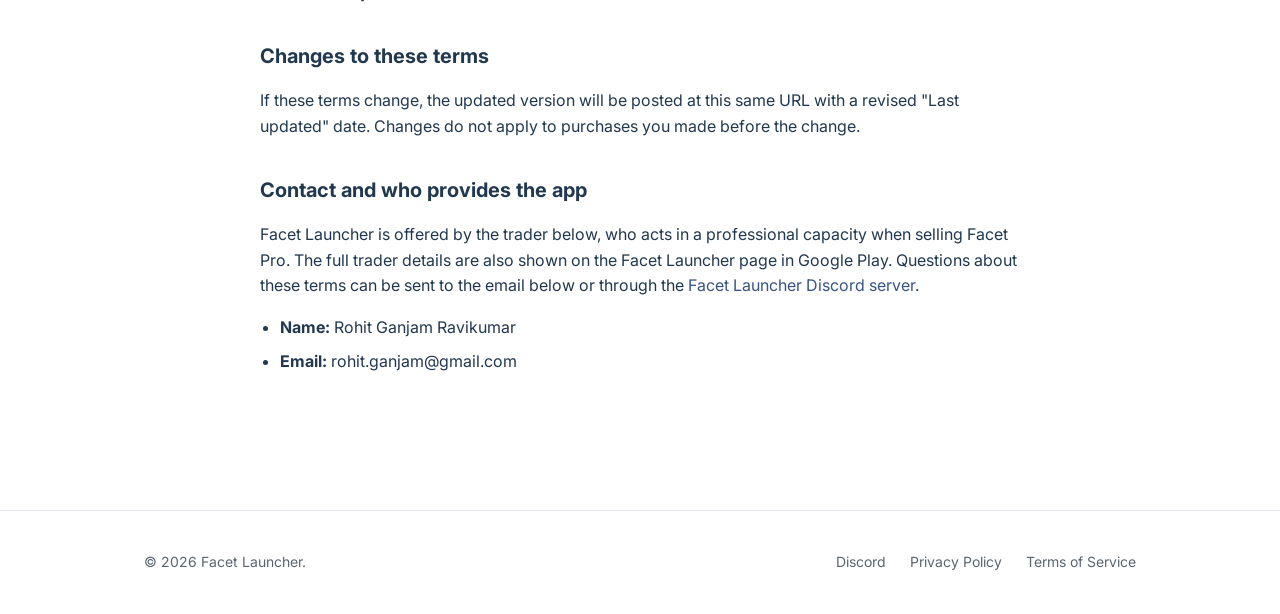
<file: terms.html>
<!DOCTYPE html>
<html lang="en">
<head>
<meta charset="UTF-8">
<meta name="viewport" content="width=device-width, initial-scale=1.0">
<title>Terms of Service — Facet Launcher</title>
<meta name="description" content="The terms for using Facet Launcher and buying Facet Pro, and who the trader is.">
<link rel="preconnect" href="https://fonts.gstatic.com" crossorigin>
<link rel="stylesheet" href="https://fonts.googleapis.com/css2?family=Inter:wght@400;500;600;700&display=swap">
<link rel="stylesheet" href="assets/styles.css">
</head>
<body>
<header class="site-nav">
  <div class="wrap">
    <a class="brand" href="index.html"><svg width="28" height="28" viewBox="0 0 108 108" xmlns="http://www.w3.org/2000/svg"><path d="M54.0,22.0L84.43,44.11L63.26,41.25Z" fill="#6994BF"/><path d="M84.43,44.11L67.31,49.67L63.26,41.25Z" fill="#4482A7"/><path d="M54.0,40.0L54.0,22.0L63.26,41.25Z" fill="#375381"/><path d="M67.31,49.67L54.0,40.0L63.26,41.25Z" fill="#2C4259"/><path d="M84.43,44.11L72.81,79.89L68.98,58.87Z" fill="#69ADBF"/><path d="M72.81,79.89L62.23,65.33L68.98,58.87Z" fill="#449BA7"/><path d="M67.31,49.67L84.43,44.11L68.98,58.87Z" fill="#376A81"/><path d="M62.23,65.33L67.31,49.67L68.98,58.87Z" fill="#2C4F59"/><path d="M72.81,79.89L35.19,79.89L54.0,69.76Z" fill="#69BFBB"/><path d="M35.19,79.89L45.77,65.33L54.0,69.76Z" fill="#44A799"/><path d="M62.23,65.33L72.81,79.89L54.0,69.76Z" fill="#377D81"/><path d="M45.77,65.33L62.23,65.33L54.0,69.76Z" fill="#2C5957"/><path d="M35.19,79.89L23.57,44.11L39.02,58.87Z" fill="#69BF9B"/><path d="M23.57,44.11L40.69,49.67L39.02,58.87Z" fill="#44A76B"/><path d="M45.77,65.33L35.19,79.89L39.02,58.87Z" fill="#378170"/><path d="M40.69,49.67L45.77,65.33L39.02,58.87Z" fill="#2C5946"/><path d="M23.57,44.11L54.0,22.0L44.74,41.25Z" fill="#69BFBF"/><path d="M54.0,22.0L54.0,40.0L44.74,41.25Z" fill="#4475A7"/><path d="M40.69,49.67L23.57,44.11L44.74,41.25Z" fill="#37815C"/><path d="M54.0,40.0L40.69,49.67L44.74,41.25Z" fill="#2C5959"/></svg><span class="brand-text">Facet Launcher</span></a>
    <nav class="links">
      <a href="index.html"><span class="full-label">Home</span><span class="short-label">Home</span></a>
      <a href="features.html"><span class="full-label">Features</span><span class="short-label">Features</span></a>
      <a href="privacy-policy.html"><span class="full-label">Privacy Policy</span><span class="short-label">Privacy</span></a>
      <a href="terms.html" class="active"><span class="full-label">Terms of Service</span><span class="short-label">Terms</span></a>
    </nav>
  </div>
</header>
<main class="wrap policy policy-main">
  <h1>Facet Launcher Terms of Service</h1>
  <p class="updated">Last updated: November 7, 2026</p>

  <div class="summary">
    <strong>In short:</strong> Facet Launcher is free to use. Facet Pro is an optional one-time purchase made through Google Play. You can keep using the app as long as you follow these terms, and your legal rights as a consumer are not affected.
  </div>

  <h2>Using the app</h2>
  <p>You are granted a personal, non-exclusive, non-transferable licence to install and use Facet Launcher on your own Android devices. You may not copy, resell, decompile or redistribute the app except where the law allows it regardless of this term. Facet Launcher is installed through Google Play, and Google Play's terms also apply to that installation.</p>

  <h2>Facet Pro purchase</h2>
  <p>Facet Pro is an optional one-time purchase that unlocks additional features. The price shown in Google Play at the time of purchase is the price you pay, including any taxes Google Play adds. Payment, receipts, refunds and any withdrawal rights are handled by Google Play under its own terms and refund policy. The developer does not receive your payment details. Facet Pro is tied to your Google account and can be restored on other devices signed in to the same account.</p>

  <h2>Your consumer rights</h2>
  <p>If you are a consumer in the European Union, the United Kingdom or elsewhere, you have legal rights that these terms do not remove. These include the right to digital content that matches its description and works as it should, and, where it applies, a right to withdraw from the purchase within the period set by law. Nothing in these terms limits any right that cannot be limited by contract.</p>

  <h2>Features that depend on other services</h2>
  <p>Some features rely on services we do not control, such as Google Play for purchases, MET Norway for the optional weather forecast and Microsoft for Daily photos. They may change or be unavailable, and that can affect those features. See the <a href="privacy-policy.html">Privacy Policy</a> for how data is handled.</p>

  <h2>Changes to the app and to Facet Pro</h2>
  <p>The app is in active development. Features may be added, changed or removed. We will not remove a Facet Pro feature you have paid for without good reason, such as a legal requirement or a change in the Android platform that makes it unworkable.</p>

  <h2>Warranty and liability</h2>
  <p>The app is provided as it is, to the extent the law allows. The developer is not liable for loss that was not reasonably foreseeable, or for loss of data stored outside the app. Nothing in these terms limits liability for death or personal injury caused by negligence, for fraud, or for anything else that cannot be limited by law.</p>

  <h2>Governing law</h2>
  <p>These terms are governed by the laws of India. If you are a consumer, you also keep the protection of the mandatory consumer laws of the country where you live, and you may bring a claim in the courts of that country.</p>

  <h2>Changes to these terms</h2>
  <p>If these terms change, the updated version will be posted at this same URL with a revised "Last updated" date. Changes do not apply to purchases you made before the change.</p>

  <h2>Contact and who provides the app</h2>
  <p>Facet Launcher is offered by the trader below, who acts in a professional capacity when selling Facet Pro. The full trader details are also shown on the Facet Launcher page in Google Play. Questions about these terms can be sent to the email below or through the <a href="https://discord.gg/BRjwWZ23E">Facet Launcher Discord server</a>.</p>
  <ul>
    <li><strong>Name:</strong> Rohit Ganjam Ravikumar</li>
    <li><strong>Email:</strong> rohit.ganjam@gmail.com</li>
    
    
  </ul>
</main>
<footer class="site-footer">
  <div class="wrap">
    <span>&copy; 2026 Facet Launcher.</span>
    <div>
      <a href="https://discord.gg/BRjwWZ23E">Discord</a>
      <a href="privacy-policy.html">Privacy Policy</a>
      <a href="terms.html">Terms of Service</a>
    </div>
  </div>
</footer>
</body>
</html>
</file>
<file: assets/styles.css>
:root {
  --navy: #22384F;
  --muted: #5A6570; /* darkened from an earlier #6E7882 - that measured 4.49:1 on white, just under WCAG AA's 4.5:1; this measures ~5.9:1 */
  --bg: #FFFFFF;
  --bg-soft: #F4F5F7;
  --border: #E2E5E9;
  --blue: #375381;
  --teal: #2C6860;
  --green: #2C7D52;
  --radius: 16px;
}

* { box-sizing: border-box; }

body {
  margin: 0;
  font-family: 'Inter', -apple-system, BlinkMacSystemFont, "Segoe UI", Roboto, Helvetica, Arial, sans-serif;
  color: var(--navy);
  background: var(--bg);
  line-height: 1.6;
}

a { color: var(--blue); text-decoration: none; }
a:hover { text-decoration: underline; }

@media (prefers-reduced-motion: no-preference) {
  .btn, nav.links a { transition: background 200ms ease, color 200ms ease; }
}

.wrap {
  max-width: 1040px;
  margin: 0 auto;
  padding: 0 24px;
}

/* Nav */
header.site-nav {
  border-bottom: 1px solid var(--border);
  position: sticky;
  top: 0;
  background: rgba(255,255,255,0.92);
  backdrop-filter: blur(8px);
  z-index: 10;
}
.site-nav .wrap {
  display: flex;
  align-items: center;
  justify-content: space-between;
  height: 64px;
}
.brand {
  display: flex;
  align-items: center;
  gap: 10px;
  font-weight: 700;
  font-size: 18px;
  color: var(--navy);
}
.brand svg { width: 28px; height: 28px; }
nav.links { display: flex; gap: 12px; }
nav.links a {
  color: var(--navy); font-weight: 500; font-size: 15px;
  padding: 10px 8px; border-radius: 8px;
}
nav.links a.active { color: var(--blue); }
nav.links a:hover { background: var(--bg-soft); text-decoration: none; }
nav.links .short-label { display: none; }

/* Hero */
.hero {
  text-align: center;
  padding: 72px 24px 48px;
}
.hero .mark { width: 96px; height: 96px; margin-bottom: 24px; }
.hero h1 {
  font-size: 44px;
  font-weight: 700;
  margin: 0 0 12px;
  letter-spacing: -0.5px;
}
.hero p.tagline {
  font-size: 20px;
  color: var(--muted);
  max-width: 560px;
  margin: 0 auto 32px;
}
.cta-row { display: flex; gap: 16px; justify-content: center; align-items: center; flex-wrap: wrap; }
.play-row { display: flex; justify-content: center; margin-bottom: 16px; }
.play-badge { display: inline-block; line-height: 0; }
.play-badge img { height: 56px; width: auto; display: block; }
.btn {
  display: inline-block;
  padding: 12px 28px;
  border-radius: 999px;
  font-weight: 600;
  font-size: 15px;
  cursor: pointer;
}
.btn-primary { background: var(--navy); color: white; }
.btn-primary:hover { background: #1a2c3d; text-decoration: none; }
.btn-secondary { background: var(--bg-soft); color: var(--navy); border: 1px solid var(--border); }
.btn-secondary:hover { background: #EBEDF0; text-decoration: none; }

/* Highlight cards */
.highlights {
  display: grid;
  grid-template-columns: repeat(4, 1fr);
  gap: 20px;
  padding: 24px 0 72px;
}
.highlight-card {
  background: var(--bg-soft);
  border-radius: var(--radius);
  padding: 24px 20px;
}
.highlight-card .dot {
  width: 36px; height: 36px;
  border-radius: 10px;
  margin-bottom: 16px;
  display: flex; align-items: center; justify-content: center;
  color: white; font-weight: 700; font-size: 16px;
}
.highlight-card h3 { font-size: 17px; margin: 0 0 8px; }
.highlight-card p { font-size: 14px; color: var(--muted); margin: 0; }

/* Feature sections */
.feature-section {
  padding: 64px 0;
  border-top: 1px solid var(--border);
}
.feature-section .inner {
  display: flex;
  gap: 56px;
  align-items: center;
}
.feature-section.reverse .inner { flex-direction: row-reverse; }
.feature-text { flex: 1; }
.feature-text .eyebrow {
  font-size: 13px; font-weight: 700; letter-spacing: 1px; text-transform: uppercase;
  color: var(--teal); margin-bottom: 10px; display: block;
}
.feature-text h2 { font-size: 30px; margin: 0 0 14px; letter-spacing: -0.3px; }
.feature-text p { font-size: 16px; color: var(--muted); margin: 0 0 12px; }
.feature-text ul { padding-left: 20px; color: var(--muted); font-size: 15px; }
.feature-text li { margin-bottom: 6px; }

.shots { flex: 1; display: flex; gap: 16px; justify-content: center; align-items: flex-start; }
.shots.single { justify-content: center; }
.shot-frame {
  border-radius: 22px;
  overflow: hidden;
  border: 1px solid var(--border);
  max-width: 240px;
}
.shot-frame img { display: block; width: 100%; height: auto; }
.shot-frame.small { max-width: 190px; margin-top: 40px; }

/* Privacy summary callout, reused on privacy page */
.summary {
  background: var(--bg-soft);
  border-radius: 12px;
  padding: 20px 24px;
  margin: 24px 0;
}

/* Standalone "see more" prompt, e.g. after Home's single feature preview */
.see-more {
  text-align: center;
  padding: 0 24px 64px;
}

/* Closing CTA */
.closing-cta {
  text-align: center;
  padding: 64px 24px;
  background: var(--bg-soft);
  border-top: 1px solid var(--border);
}
.closing-cta h2 { font-size: 28px; margin: 0 0 10px; }
.closing-cta p { color: var(--muted); margin: 0 0 28px; }

/* Footer */
footer.site-footer {
  border-top: 1px solid var(--border);
  padding: 40px 0;
  margin-top: 40px;
}
footer.site-footer .wrap {
  display: flex;
  justify-content: space-between;
  align-items: center;
  flex-wrap: wrap;
  gap: 16px;
  font-size: 14px;
  color: var(--muted);
}
footer.site-footer a { color: var(--muted); margin-left: 20px; }
footer.site-footer a:first-child { margin-left: 0; }

/* Policy page typography */
.policy h1 { font-size: 30px; margin-bottom: 4px; }
.policy .updated { color: var(--muted); font-size: 14px; margin-bottom: 28px; }
.policy h2 { font-size: 20px; margin-top: 34px; }
.policy code { background: var(--bg-soft); padding: 2px 6px; border-radius: 4px; font-size: 14px; }
.policy ul { padding-left: 20px; }
.policy li { margin-bottom: 8px; color: var(--navy); }
.policy-main { padding: 48px 0 80px; max-width: 760px; }

@media (max-width: 860px) {
  .highlights { grid-template-columns: repeat(2, 1fr); }
  .feature-section .inner, .feature-section.reverse .inner { flex-direction: column; }
  .shots { flex-wrap: wrap; }
  .hero h1 { font-size: 34px; }
  nav.links { gap: 4px; }
}

@media (max-width: 480px) {
  .brand .brand-text { display: none; }
  nav.links a { font-size: 14px; padding: 8px 6px; }
  nav.links .full-label { display: none; }
  nav.links .short-label { display: inline; }
}
</file>
